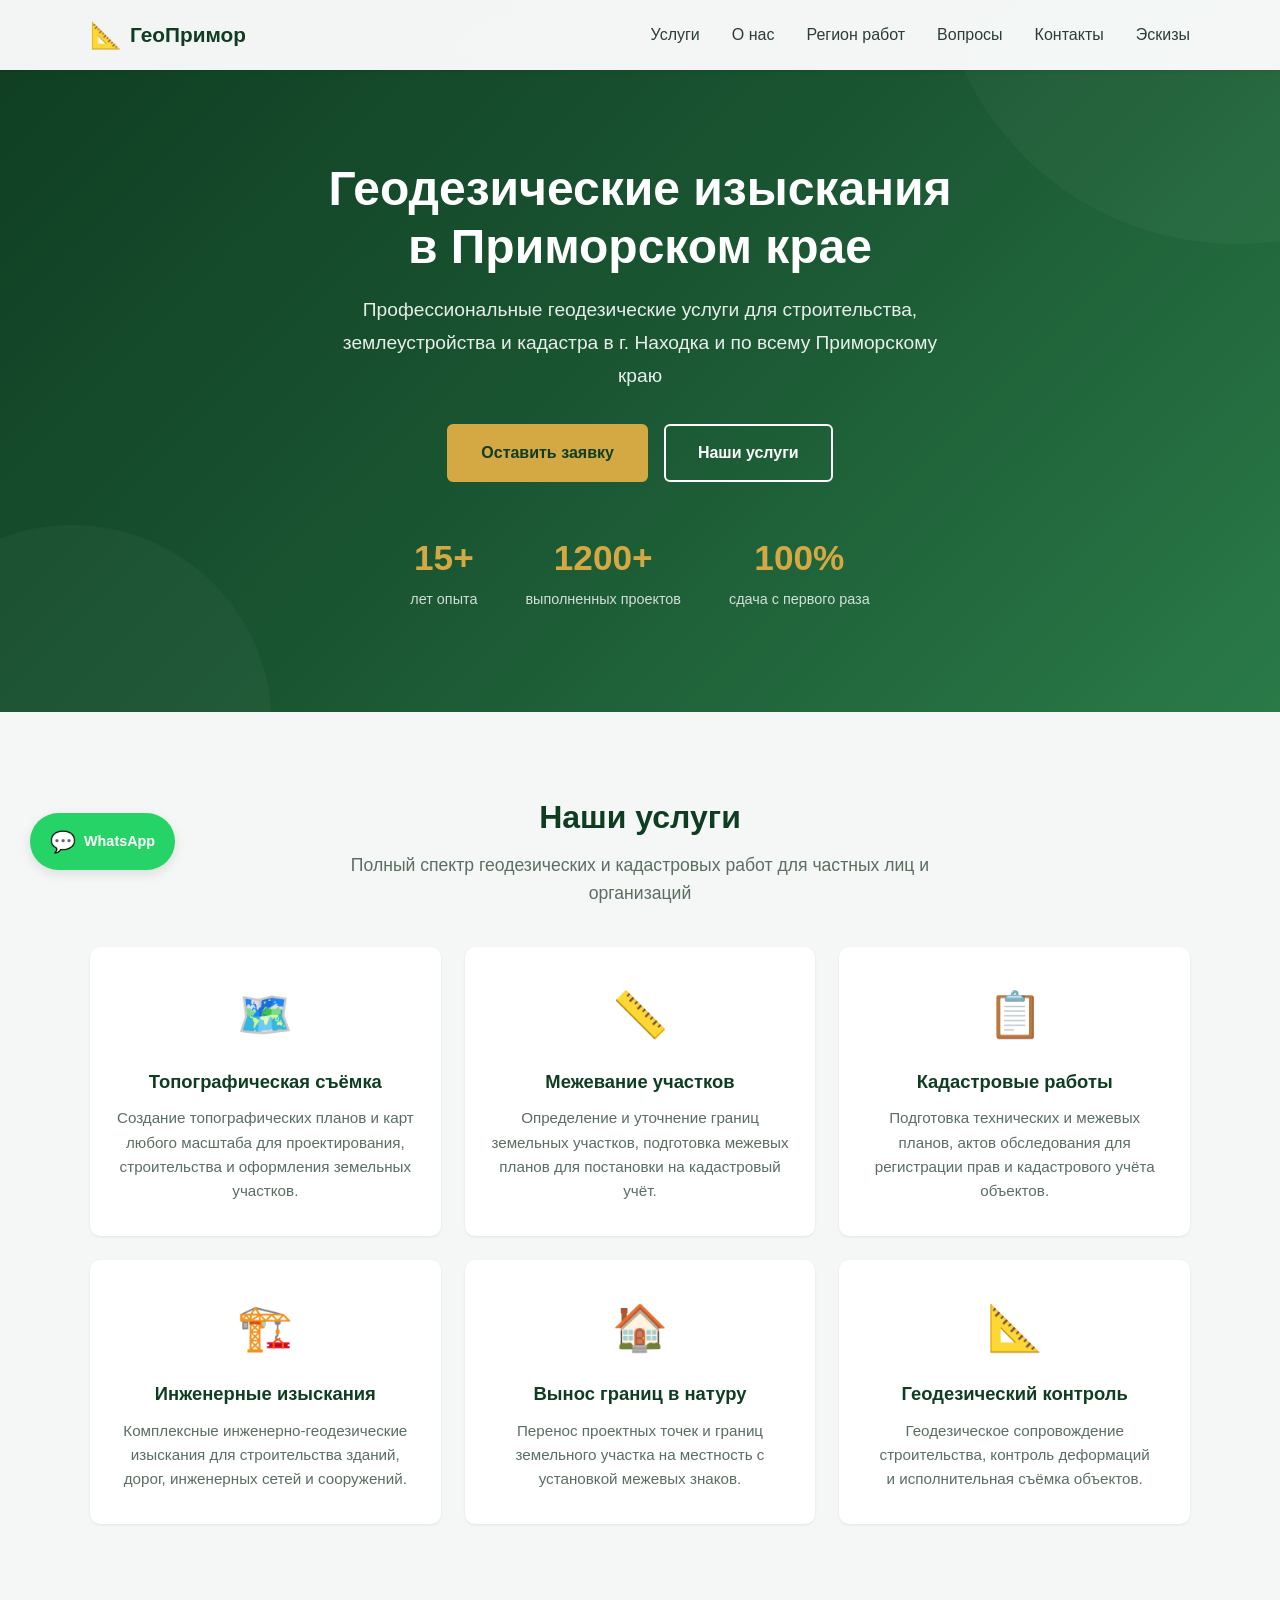
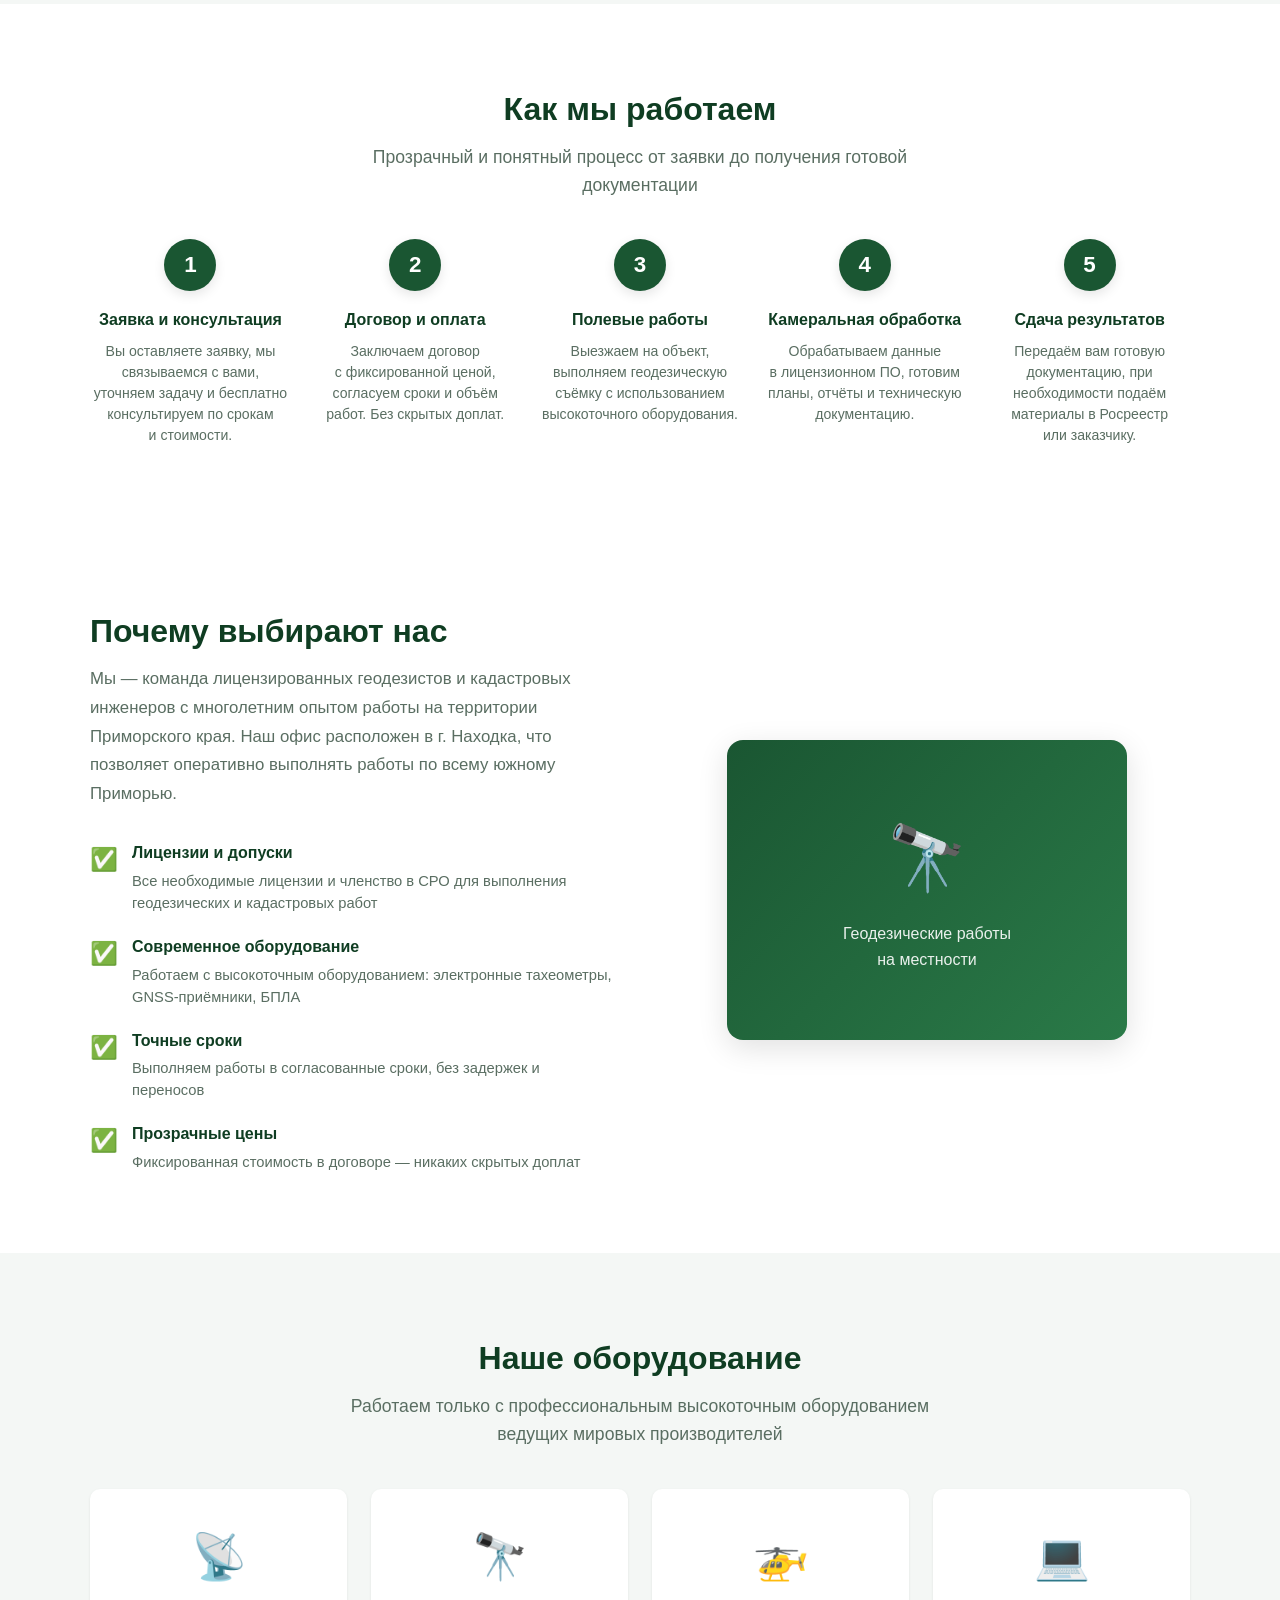
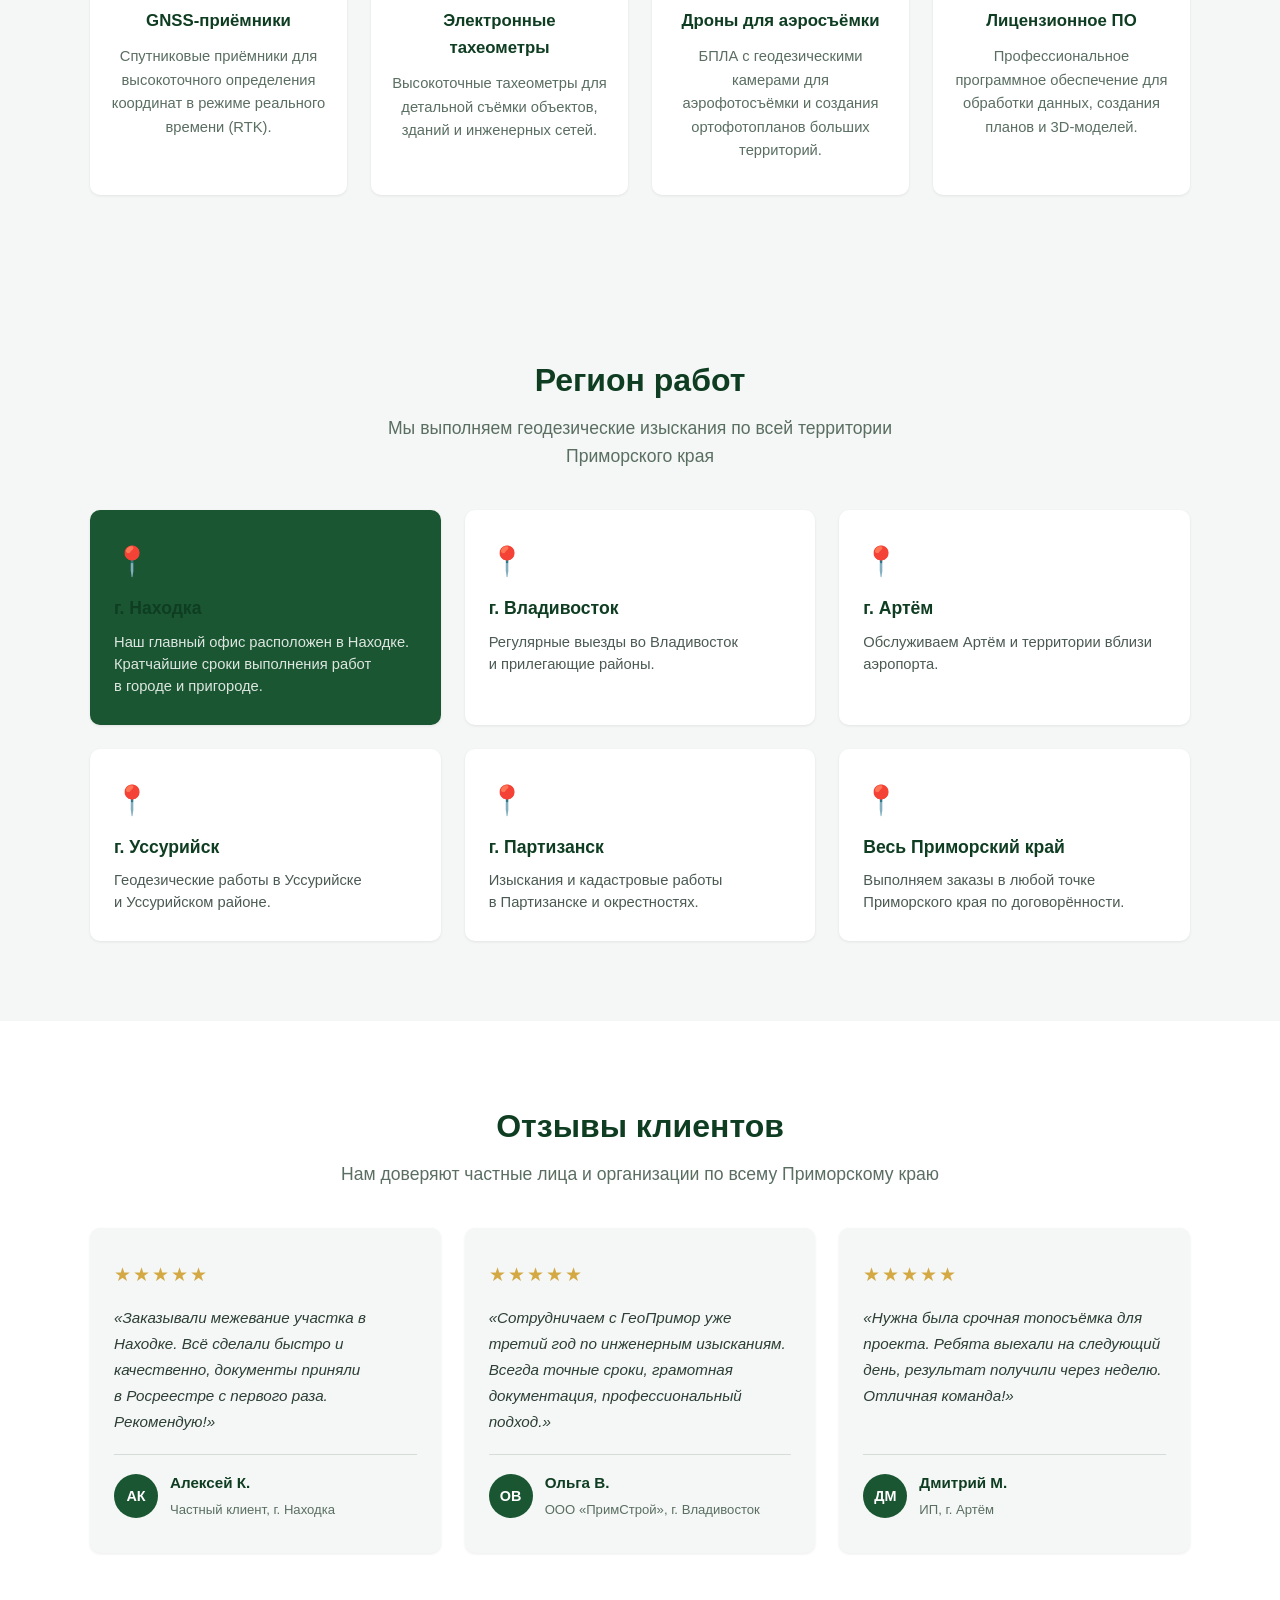
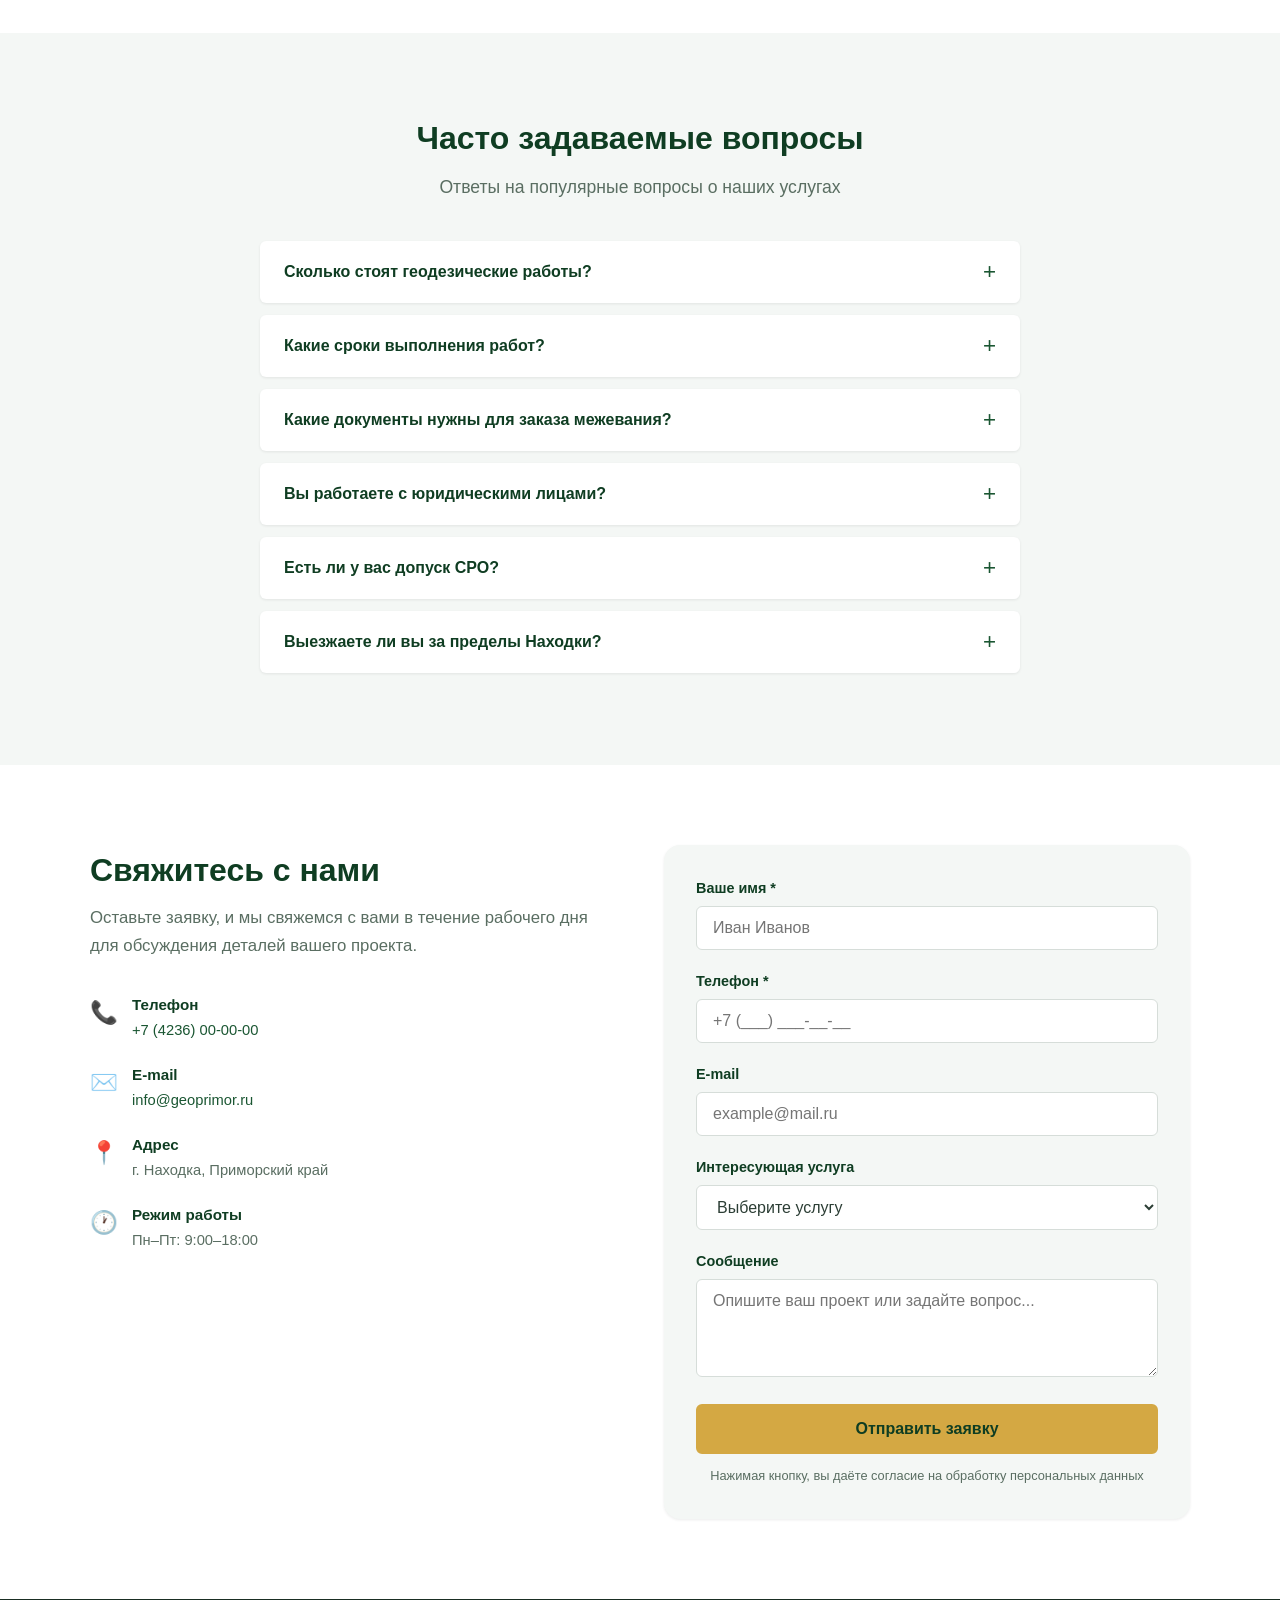
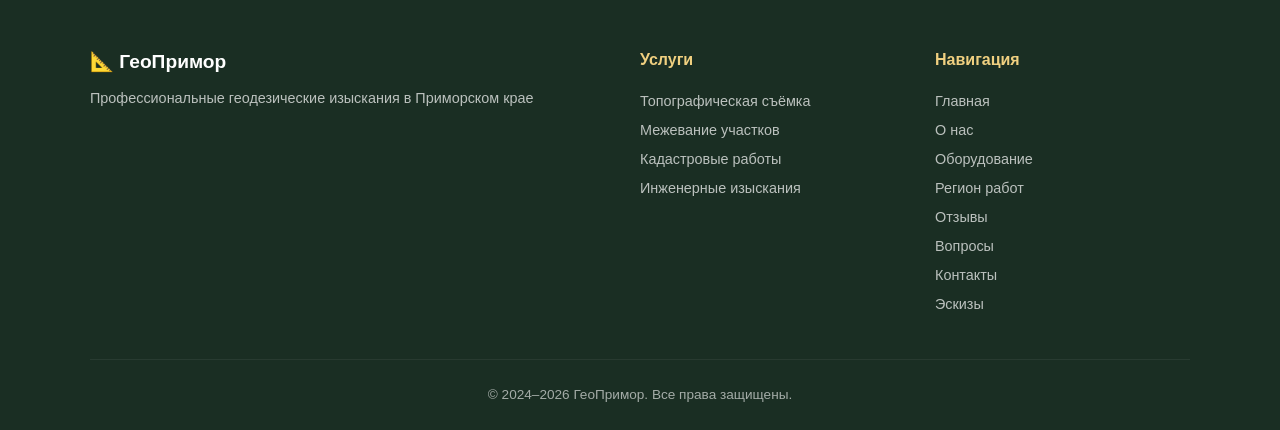
<file: index.html>
<!DOCTYPE html>
<html lang="ru">
<head>
  <meta charset="UTF-8">
  <meta name="viewport" content="width=device-width, initial-scale=1.0">
  <title>ГеоПримор — Геодезические изыскания в Приморском крае и г. Находка</title>
  <meta name="description" content="Профессиональные геодезические изыскания в Приморском крае и г. Находка. Топографическая съёмка, межевание, кадастровые работы, инженерные изыскания.">
  <meta name="keywords" content="геодезия, геодезические изыскания, Приморский край, Находка, топографическая съёмка, межевание, кадастровые работы, инженерные изыскания, землеустройство">
  <meta name="robots" content="index, follow">
  <meta property="og:title" content="ГеоПримор — Геодезические изыскания в Приморском крае">
  <meta property="og:description" content="Профессиональные геодезические услуги: топосъёмка, межевание, кадастровые работы. Работаем по всему Приморскому краю.">
  <meta property="og:type" content="website">
  <meta property="og:locale" content="ru_RU">
  <link rel="icon" href="data:image/svg+xml,<svg xmlns='http://www.w3.org/2000/svg' viewBox='0 0 100 100'><text y='.9em' font-size='90'>📐</text></svg>">
  <link rel="stylesheet" href="css/style.css">
  <script type="application/ld+json">
  {
    "@context": "https://schema.org",
    "@type": "LocalBusiness",
    "name": "ГеоПримор",
    "description": "Профессиональные геодезические изыскания в Приморском крае и г. Находка",
    "url": "https://geoprimor.ru",
    "telephone": "+74236000000",
    "email": "info@geoprimor.ru",
    "address": {
      "@type": "PostalAddress",
      "addressLocality": "Находка",
      "addressRegion": "Приморский край",
      "addressCountry": "RU"
    },
    "openingHours": "Mo-Fr 09:00-18:00",
    "areaServed": "Приморский край",
    "priceRange": "$$"
  }
  </script>
</head>
<body>

  <!-- Навигация -->
  <header class="header" id="header">
    <div class="container header__inner">
      <a href="#hero" class="header__logo">
        <span class="header__logo-icon">📐</span>
        <span class="header__logo-text">ГеоПримор</span>
      </a>
      <nav class="header__nav" id="nav">
        <a href="#services" class="header__link">Услуги</a>
        <a href="#about" class="header__link">О нас</a>
        <a href="#area" class="header__link">Регион работ</a>
        <a href="#faq" class="header__link">Вопросы</a>
        <a href="#contact" class="header__link">Контакты</a>
        <a href="sketches.html" class="header__link">Эскизы</a>
      </nav>
      <button class="header__burger" id="burger" aria-label="Открыть меню">
        <span></span><span></span><span></span>
      </button>
    </div>
  </header>

  <!-- Главный экран -->
  <section class="hero" id="hero">
    <div class="container hero__inner">
      <h1 class="hero__title">Геодезические изыскания<br>в Приморском крае</h1>
      <p class="hero__subtitle">Профессиональные геодезические услуги для строительства, землеустройства и кадастра в&nbsp;г.&nbsp;Находка и&nbsp;по&nbsp;всему Приморскому краю</p>
      <div class="hero__actions">
        <a href="#contact" class="btn btn--primary">Оставить заявку</a>
        <a href="#services" class="btn btn--outline">Наши услуги</a>
      </div>
      <div class="hero__stats">
        <div class="hero__stat">
          <span class="hero__stat-num">15+</span>
          <span class="hero__stat-label">лет опыта</span>
        </div>
        <div class="hero__stat">
          <span class="hero__stat-num">1200+</span>
          <span class="hero__stat-label">выполненных проектов</span>
        </div>
        <div class="hero__stat">
          <span class="hero__stat-num">100%</span>
          <span class="hero__stat-label">сдача с первого раза</span>
        </div>
      </div>
    </div>
  </section>

  <!-- Услуги -->
  <section class="services" id="services">
    <div class="container">
      <h2 class="section-title">Наши услуги</h2>
      <p class="section-subtitle">Полный спектр геодезических и кадастровых работ для частных лиц и организаций</p>
      <div class="services__grid">

        <div class="service-card">
          <div class="service-card__icon">🗺️</div>
          <h3 class="service-card__title">Топографическая съёмка</h3>
          <p class="service-card__text">Создание топографических планов и карт любого масштаба для проектирования, строительства и&nbsp;оформления земельных участков.</p>
        </div>

        <div class="service-card">
          <div class="service-card__icon">📏</div>
          <h3 class="service-card__title">Межевание участков</h3>
          <p class="service-card__text">Определение и уточнение границ земельных участков, подготовка межевых планов для постановки на кадастровый учёт.</p>
        </div>

        <div class="service-card">
          <div class="service-card__icon">📋</div>
          <h3 class="service-card__title">Кадастровые работы</h3>
          <p class="service-card__text">Подготовка технических и межевых планов, актов обследования для регистрации прав и кадастрового учёта объектов.</p>
        </div>

        <div class="service-card">
          <div class="service-card__icon">🏗️</div>
          <h3 class="service-card__title">Инженерные изыскания</h3>
          <p class="service-card__text">Комплексные инженерно-геодезические изыскания для строительства зданий, дорог, инженерных сетей и&nbsp;сооружений.</p>
        </div>

        <div class="service-card">
          <div class="service-card__icon">🏠</div>
          <h3 class="service-card__title">Вынос границ в натуру</h3>
          <p class="service-card__text">Перенос проектных точек и границ земельного участка на местность с установкой межевых знаков.</p>
        </div>

        <div class="service-card">
          <div class="service-card__icon">📐</div>
          <h3 class="service-card__title">Геодезический контроль</h3>
          <p class="service-card__text">Геодезическое сопровождение строительства, контроль деформаций и&nbsp;исполнительная съёмка объектов.</p>
        </div>

      </div>
    </div>
  </section>

  <!-- Этапы работы -->
  <section class="process" id="process">
    <div class="container">
      <h2 class="section-title">Как мы работаем</h2>
      <p class="section-subtitle">Прозрачный и понятный процесс от заявки до получения готовой документации</p>
      <div class="process__grid">
        <div class="process__step">
          <div class="process__step-num">1</div>
          <h3 class="process__step-title">Заявка и консультация</h3>
          <p class="process__step-text">Вы оставляете заявку, мы связываемся с&nbsp;вами, уточняем задачу и&nbsp;бесплатно консультируем по&nbsp;срокам и&nbsp;стоимости.</p>
        </div>
        <div class="process__step">
          <div class="process__step-num">2</div>
          <h3 class="process__step-title">Договор и оплата</h3>
          <p class="process__step-text">Заключаем договор с&nbsp;фиксированной ценой, согласуем сроки и&nbsp;объём работ. Без скрытых доплат.</p>
        </div>
        <div class="process__step">
          <div class="process__step-num">3</div>
          <h3 class="process__step-title">Полевые работы</h3>
          <p class="process__step-text">Выезжаем на объект, выполняем геодезическую съёмку с&nbsp;использованием высокоточного оборудования.</p>
        </div>
        <div class="process__step">
          <div class="process__step-num">4</div>
          <h3 class="process__step-title">Камеральная обработка</h3>
          <p class="process__step-text">Обрабатываем данные в&nbsp;лицензионном ПО, готовим планы, отчёты и&nbsp;техническую документацию.</p>
        </div>
        <div class="process__step">
          <div class="process__step-num">5</div>
          <h3 class="process__step-title">Сдача результатов</h3>
          <p class="process__step-text">Передаём вам готовую документацию, при необходимости подаём материалы в&nbsp;Росреестр или&nbsp;заказчику.</p>
        </div>
      </div>
    </div>
  </section>

  <!-- О компании -->
  <section class="about" id="about">
    <div class="container about__inner">
      <div class="about__content">
        <h2 class="section-title section-title--left">Почему выбирают нас</h2>
        <p class="about__text">Мы — команда лицензированных геодезистов и кадастровых инженеров с многолетним опытом работы на территории Приморского края. Наш офис расположен в г.&nbsp;Находка, что позволяет оперативно выполнять работы по всему южному Приморью.</p>
        <ul class="about__list">
          <li class="about__item">
            <span class="about__item-icon">✅</span>
            <div>
              <strong>Лицензии и допуски</strong>
              <p>Все необходимые лицензии и членство в&nbsp;СРО для выполнения геодезических и кадастровых работ</p>
            </div>
          </li>
          <li class="about__item">
            <span class="about__item-icon">✅</span>
            <div>
              <strong>Современное оборудование</strong>
              <p>Работаем с высокоточным оборудованием: электронные тахеометры, GNSS-приёмники, БПЛА</p>
            </div>
          </li>
          <li class="about__item">
            <span class="about__item-icon">✅</span>
            <div>
              <strong>Точные сроки</strong>
              <p>Выполняем работы в согласованные сроки, без задержек и переносов</p>
            </div>
          </li>
          <li class="about__item">
            <span class="about__item-icon">✅</span>
            <div>
              <strong>Прозрачные цены</strong>
              <p>Фиксированная стоимость в договоре — никаких скрытых доплат</p>
            </div>
          </li>
        </ul>
      </div>
      <div class="about__image">
        <div class="about__image-placeholder">
          <span>🔭</span>
          <p>Геодезические работы<br>на местности</p>
        </div>
      </div>
    </div>
  </section>

  <!-- Оборудование -->
  <section class="equipment" id="equipment">
    <div class="container">
      <h2 class="section-title">Наше оборудование</h2>
      <p class="section-subtitle">Работаем только с профессиональным высокоточным оборудованием ведущих мировых производителей</p>
      <div class="equipment__grid">
        <div class="equipment__card">
          <div class="equipment__card-icon">📡</div>
          <h3 class="equipment__card-title">GNSS-приёмники</h3>
          <p class="equipment__card-text">Спутниковые приёмники для высокоточного определения координат в&nbsp;режиме реального времени (RTK).</p>
        </div>
        <div class="equipment__card">
          <div class="equipment__card-icon">🔭</div>
          <h3 class="equipment__card-title">Электронные тахеометры</h3>
          <p class="equipment__card-text">Высокоточные тахеометры для детальной съёмки объектов, зданий и&nbsp;инженерных сетей.</p>
        </div>
        <div class="equipment__card">
          <div class="equipment__card-icon">🚁</div>
          <h3 class="equipment__card-title">Дроны для аэросъёмки</h3>
          <p class="equipment__card-text">БПЛА с&nbsp;геодезическими камерами для аэрофотосъёмки и&nbsp;создания ортофотопланов больших территорий.</p>
        </div>
        <div class="equipment__card">
          <div class="equipment__card-icon">💻</div>
          <h3 class="equipment__card-title">Лицензионное ПО</h3>
          <p class="equipment__card-text">Профессиональное программное обеспечение для обработки данных, создания планов и&nbsp;3D-моделей.</p>
        </div>
      </div>
    </div>
  </section>

  <!-- Регион работ -->
  <section class="area" id="area">
    <div class="container">
      <h2 class="section-title">Регион работ</h2>
      <p class="section-subtitle">Мы выполняем геодезические изыскания по всей территории Приморского края</p>
      <div class="area__grid">
        <div class="area__card area__card--main">
          <div class="area__card-icon">📍</div>
          <h3>г. Находка</h3>
          <p>Наш главный офис расположен в Находке. Кратчайшие сроки выполнения работ в&nbsp;городе и пригороде.</p>
        </div>
        <div class="area__card">
          <div class="area__card-icon">📍</div>
          <h3>г. Владивосток</h3>
          <p>Регулярные выезды во&nbsp;Владивосток и&nbsp;прилегающие районы.</p>
        </div>
        <div class="area__card">
          <div class="area__card-icon">📍</div>
          <h3>г. Артём</h3>
          <p>Обслуживаем Артём и&nbsp;территории вблизи аэропорта.</p>
        </div>
        <div class="area__card">
          <div class="area__card-icon">📍</div>
          <h3>г. Уссурийск</h3>
          <p>Геодезические работы в&nbsp;Уссурийске и&nbsp;Уссурийском районе.</p>
        </div>
        <div class="area__card">
          <div class="area__card-icon">📍</div>
          <h3>г. Партизанск</h3>
          <p>Изыскания и кадастровые работы в&nbsp;Партизанске и&nbsp;окрестностях.</p>
        </div>
        <div class="area__card">
          <div class="area__card-icon">📍</div>
          <h3>Весь Приморский край</h3>
          <p>Выполняем заказы в&nbsp;любой точке Приморского края по&nbsp;договорённости.</p>
        </div>
      </div>
    </div>
  </section>

  <!-- Отзывы клиентов -->
  <section class="testimonials" id="testimonials">
    <div class="container">
      <h2 class="section-title">Отзывы клиентов</h2>
      <p class="section-subtitle">Нам доверяют частные лица и организации по всему Приморскому краю</p>
      <div class="testimonials__grid">
        <div class="testimonial-card">
          <div class="testimonial-card__stars">★★★★★</div>
          <p class="testimonial-card__text">«Заказывали межевание участка в Находке. Всё сделали быстро и качественно, документы приняли в&nbsp;Росреестре с&nbsp;первого раза. Рекомендую!»</p>
          <div class="testimonial-card__author">
            <div class="testimonial-card__avatar">АК</div>
            <div>
              <strong>Алексей К.</strong>
              <span>Частный клиент, г. Находка</span>
            </div>
          </div>
        </div>
        <div class="testimonial-card">
          <div class="testimonial-card__stars">★★★★★</div>
          <p class="testimonial-card__text">«Сотрудничаем с&nbsp;ГеоПримор уже третий год по&nbsp;инженерным изысканиям. Всегда точные сроки, грамотная документация, профессиональный подход.»</p>
          <div class="testimonial-card__author">
            <div class="testimonial-card__avatar">ОВ</div>
            <div>
              <strong>Ольга В.</strong>
              <span>ООО «ПримСтрой», г. Владивосток</span>
            </div>
          </div>
        </div>
        <div class="testimonial-card">
          <div class="testimonial-card__stars">★★★★★</div>
          <p class="testimonial-card__text">«Нужна была срочная топосъёмка для проекта. Ребята выехали на следующий день, результат получили через неделю. Отличная команда!»</p>
          <div class="testimonial-card__author">
            <div class="testimonial-card__avatar">ДМ</div>
            <div>
              <strong>Дмитрий М.</strong>
              <span>ИП, г. Артём</span>
            </div>
          </div>
        </div>
      </div>
    </div>
  </section>

  <!-- Часто задаваемые вопросы -->
  <section class="faq" id="faq">
    <div class="container">
      <h2 class="section-title">Часто задаваемые вопросы</h2>
      <p class="section-subtitle">Ответы на популярные вопросы о наших услугах</p>
      <div class="faq__list">
        <div class="faq__item">
          <button class="faq__question" aria-expanded="false">
            <span>Сколько стоят геодезические работы?</span>
            <span class="faq__icon">+</span>
          </button>
          <div class="faq__answer">
            <p>Стоимость зависит от типа работ, площади участка и удалённости объекта. Топографическая съёмка — от&nbsp;8 000 ₽, межевание — от&nbsp;10 000 ₽, кадастровые работы — от&nbsp;12 000 ₽. Точную цену рассчитаем после уточнения деталей вашего проекта.</p>
          </div>
        </div>
        <div class="faq__item">
          <button class="faq__question" aria-expanded="false">
            <span>Какие сроки выполнения работ?</span>
            <span class="faq__icon">+</span>
          </button>
          <div class="faq__answer">
            <p>Типичные сроки: топографическая съёмка — 5–10 рабочих дней, межевание — 7–14 дней, кадастровые работы — 10–20 дней. Срочные заказы обсуждаются индивидуально.</p>
          </div>
        </div>
        <div class="faq__item">
          <button class="faq__question" aria-expanded="false">
            <span>Какие документы нужны для заказа межевания?</span>
            <span class="faq__icon">+</span>
          </button>
          <div class="faq__answer">
            <p>Для межевания потребуются: паспорт собственника, правоустанавливающие документы на участок (выписка из ЕГРН, свидетельство о собственности), кадастровый номер. Мы поможем собрать все необходимые документы.</p>
          </div>
        </div>
        <div class="faq__item">
          <button class="faq__question" aria-expanded="false">
            <span>Вы работаете с юридическими лицами?</span>
            <span class="faq__icon">+</span>
          </button>
          <div class="faq__answer">
            <p>Да, мы работаем как с частными лицами, так и с организациями. Заключаем договор, предоставляем все закрывающие документы (акты, счета-фактуры). Имеем опыт работы с государственными заказчиками.</p>
          </div>
        </div>
        <div class="faq__item">
          <button class="faq__question" aria-expanded="false">
            <span>Есть ли у вас допуск СРО?</span>
            <span class="faq__icon">+</span>
          </button>
          <div class="faq__answer">
            <p>Да, мы являемся действующими членами саморегулируемой организации (СРО) и имеем все необходимые лицензии для выполнения геодезических и кадастровых работ на территории РФ.</p>
          </div>
        </div>
        <div class="faq__item">
          <button class="faq__question" aria-expanded="false">
            <span>Выезжаете ли вы за пределы Находки?</span>
            <span class="faq__icon">+</span>
          </button>
          <div class="faq__answer">
            <p>Да, мы выполняем работы по всему Приморскому краю: Владивосток, Артём, Уссурийск, Партизанск и другие населённые пункты. Стоимость выезда зависит от удалённости объекта.</p>
          </div>
        </div>
      </div>
    </div>
  </section>

  <!-- Контакты -->
  <section class="contact" id="contact">
    <div class="container contact__inner">
      <div class="contact__info">
        <h2 class="section-title section-title--left">Свяжитесь с нами</h2>
        <p class="contact__text">Оставьте заявку, и мы свяжемся с вами в течение рабочего дня для обсуждения деталей вашего проекта.</p>
        <div class="contact__details">
          <div class="contact__detail">
            <span class="contact__detail-icon">📞</span>
            <div>
              <strong>Телефон</strong>
              <p><a href="tel:+74236000000">+7 (4236) 00-00-00</a></p>
            </div>
          </div>
          <div class="contact__detail">
            <span class="contact__detail-icon">✉️</span>
            <div>
              <strong>E-mail</strong>
              <p><a href="mailto:info@geoprimor.ru">info@geoprimor.ru</a></p>
            </div>
          </div>
          <div class="contact__detail">
            <span class="contact__detail-icon">📍</span>
            <div>
              <strong>Адрес</strong>
              <p>г. Находка, Приморский край</p>
            </div>
          </div>
          <div class="contact__detail">
            <span class="contact__detail-icon">🕐</span>
            <div>
              <strong>Режим работы</strong>
              <p>Пн–Пт: 9:00–18:00</p>
            </div>
          </div>
        </div>
      </div>
      <form class="contact__form" id="contactForm" novalidate>
        <div class="form-group">
          <label for="name">Ваше имя *</label>
          <input type="text" id="name" name="name" required placeholder="Иван Иванов">
        </div>
        <div class="form-group">
          <label for="phone">Телефон *</label>
          <input type="tel" id="phone" name="phone" required placeholder="+7 (___) ___-__-__">
        </div>
        <div class="form-group">
          <label for="email">E-mail</label>
          <input type="email" id="email" name="email" placeholder="example@mail.ru">
        </div>
        <div class="form-group">
          <label for="service">Интересующая услуга</label>
          <select id="service" name="service">
            <option value="">Выберите услугу</option>
            <option value="topography">Топографическая съёмка</option>
            <option value="boundary">Межевание участков</option>
            <option value="cadastre">Кадастровые работы</option>
            <option value="engineering">Инженерные изыскания</option>
            <option value="stakeout">Вынос границ в натуру</option>
            <option value="monitoring">Геодезический контроль</option>
            <option value="other">Другое</option>
          </select>
        </div>
        <div class="form-group">
          <label for="message">Сообщение</label>
          <textarea id="message" name="message" rows="4" placeholder="Опишите ваш проект или задайте вопрос..."></textarea>
        </div>
        <button type="submit" class="btn btn--primary btn--full">Отправить заявку</button>
        <p class="contact__form-note">Нажимая кнопку, вы даёте согласие на обработку персональных данных</p>
      </form>
    </div>
  </section>

  <!-- Подвал -->
  <footer class="footer">
    <div class="container footer__inner">
      <div class="footer__brand">
        <span class="footer__logo">📐 ГеоПримор</span>
        <p>Профессиональные геодезические изыскания в&nbsp;Приморском крае</p>
      </div>
      <div class="footer__links">
        <h4>Услуги</h4>
        <a href="#services">Топографическая съёмка</a>
        <a href="#services">Межевание участков</a>
        <a href="#services">Кадастровые работы</a>
        <a href="#services">Инженерные изыскания</a>
      </div>
      <div class="footer__links">
        <h4>Навигация</h4>
        <a href="#hero">Главная</a>
        <a href="#about">О нас</a>
        <a href="#equipment">Оборудование</a>
        <a href="#area">Регион работ</a>
        <a href="#testimonials">Отзывы</a>
        <a href="#faq">Вопросы</a>
        <a href="#contact">Контакты</a>
        <a href="sketches.html">Эскизы</a>
      </div>
      <div class="footer__copyright">
        <p>&copy; 2024–2026 ГеоПримор. Все права защищены.</p>
      </div>
    </div>
  </footer>

  <!-- Кнопка «Наверх» -->
  <button class="scroll-top" id="scrollTop" aria-label="Наверх">↑</button>

  <!-- Плавающая кнопка связи -->
  <a href="https://wa.me/74236000000" class="floating-contact" target="_blank" rel="noopener noreferrer" aria-label="Написать в WhatsApp">
    <span class="floating-contact__icon">💬</span>
    <span class="floating-contact__label">WhatsApp</span>
  </a>

  <script src="js/main.js"></script>
</body>
</html>
</file>
<file: css/style.css>
/* ============================================
   ГеоПримор — Styles
   ============================================ */

/* --- Reset & Base --- */
*,
*::before,
*::after {
  margin: 0;
  padding: 0;
  box-sizing: border-box;
}

:root {
  --color-primary: #1a5632;
  --color-primary-dark: #0f3d22;
  --color-primary-light: #2a7a48;
  --color-accent: #d4a843;
  --color-accent-light: #f0d080;
  --color-bg: #ffffff;
  --color-bg-alt: #f4f7f5;
  --color-bg-dark: #1a2e23;
  --color-text: #2c3e35;
  --color-text-light: #5a6e62;
  --color-text-inverse: #ffffff;
  --color-border: #d6ddd9;
  --shadow-sm: 0 1px 3px rgba(0, 0, 0, 0.08);
  --shadow-md: 0 4px 12px rgba(0, 0, 0, 0.1);
  --shadow-lg: 0 8px 30px rgba(0, 0, 0, 0.12);
  --radius-sm: 6px;
  --radius-md: 10px;
  --radius-lg: 16px;
  --font-main: 'Segoe UI', 'Helvetica Neue', Arial, sans-serif;
  --transition: 0.3s ease;
}

html {
  scroll-behavior: smooth;
  font-size: 16px;
}

body {
  font-family: var(--font-main);
  color: var(--color-text);
  background: var(--color-bg);
  line-height: 1.6;
  -webkit-font-smoothing: antialiased;
}

a {
  color: inherit;
  text-decoration: none;
  transition: color var(--transition);
}

img {
  max-width: 100%;
  display: block;
}

.container {
  max-width: 1140px;
  margin: 0 auto;
  padding: 0 20px;
}

/* --- Section Titles --- */
.section-title {
  font-size: 2rem;
  font-weight: 700;
  text-align: center;
  margin-bottom: 0.5rem;
  color: var(--color-primary-dark);
}

.section-title--left {
  text-align: left;
}

.section-subtitle {
  text-align: center;
  color: var(--color-text-light);
  font-size: 1.1rem;
  margin-bottom: 2.5rem;
  max-width: 600px;
  margin-left: auto;
  margin-right: auto;
}

/* --- Buttons --- */
.btn {
  display: inline-block;
  padding: 14px 32px;
  border-radius: var(--radius-sm);
  font-size: 1rem;
  font-weight: 600;
  cursor: pointer;
  transition: all var(--transition);
  border: 2px solid transparent;
  text-align: center;
}

.btn--primary {
  background: var(--color-accent);
  color: var(--color-primary-dark);
  border-color: var(--color-accent);
}

.btn--primary:hover {
  background: var(--color-accent-light);
  border-color: var(--color-accent-light);
  transform: translateY(-2px);
  box-shadow: var(--shadow-md);
}

.btn--outline {
  background: transparent;
  color: var(--color-text-inverse);
  border-color: var(--color-text-inverse);
}

.btn--outline:hover {
  background: var(--color-text-inverse);
  color: var(--color-primary-dark);
  transform: translateY(-2px);
}

.btn--full {
  width: 100%;
}

/* ============================================
   Header
   ============================================ */
.header {
  position: fixed;
  top: 0;
  left: 0;
  right: 0;
  z-index: 1000;
  background: rgba(255, 255, 255, 0.95);
  backdrop-filter: blur(8px);
  box-shadow: var(--shadow-sm);
  transition: background var(--transition);
}

.header__inner {
  display: flex;
  align-items: center;
  justify-content: space-between;
  height: 70px;
}

.header__logo {
  display: flex;
  align-items: center;
  gap: 8px;
  font-size: 1.3rem;
  font-weight: 700;
  color: var(--color-primary-dark);
}

.header__logo-icon {
  font-size: 1.6rem;
}

.header__nav {
  display: flex;
  gap: 32px;
}

.header__link {
  font-weight: 500;
  color: var(--color-text);
  position: relative;
  padding: 4px 0;
}

.header__link::after {
  content: '';
  position: absolute;
  bottom: 0;
  left: 0;
  width: 0;
  height: 2px;
  background: var(--color-primary);
  transition: width var(--transition);
}

.header__link:hover {
  color: var(--color-primary);
}

.header__link:hover::after {
  width: 100%;
}

/* Burger */
.header__burger {
  display: none;
  flex-direction: column;
  gap: 5px;
  background: none;
  border: none;
  cursor: pointer;
  padding: 4px;
}

.header__burger span {
  display: block;
  width: 26px;
  height: 3px;
  background: var(--color-primary-dark);
  border-radius: 2px;
  transition: all var(--transition);
}

.header__burger.active span:nth-child(1) {
  transform: rotate(45deg) translate(5px, 6px);
}

.header__burger.active span:nth-child(2) {
  opacity: 0;
}

.header__burger.active span:nth-child(3) {
  transform: rotate(-45deg) translate(5px, -6px);
}

/* ============================================
   Hero
   ============================================ */
.hero {
  background: linear-gradient(135deg, var(--color-primary-dark) 0%, var(--color-primary) 50%, var(--color-primary-light) 100%);
  color: var(--color-text-inverse);
  padding: 160px 0 100px;
  position: relative;
  overflow: hidden;
}

.hero::before {
  content: '';
  position: absolute;
  top: -50%;
  right: -20%;
  width: 600px;
  height: 600px;
  border-radius: 50%;
  background: rgba(255, 255, 255, 0.03);
}

.hero::after {
  content: '';
  position: absolute;
  bottom: -30%;
  left: -10%;
  width: 400px;
  height: 400px;
  border-radius: 50%;
  background: rgba(255, 255, 255, 0.03);
}

.hero__inner {
  position: relative;
  z-index: 1;
  text-align: center;
}

.hero__title {
  font-size: 3rem;
  font-weight: 800;
  line-height: 1.2;
  margin-bottom: 1.2rem;
}

.hero__subtitle {
  font-size: 1.2rem;
  max-width: 620px;
  margin: 0 auto 2rem;
  opacity: 0.9;
  line-height: 1.7;
}

.hero__actions {
  display: flex;
  gap: 16px;
  justify-content: center;
  flex-wrap: wrap;
  margin-bottom: 3rem;
}

.hero__stats {
  display: flex;
  justify-content: center;
  gap: 48px;
  flex-wrap: wrap;
}

.hero__stat {
  text-align: center;
}

.hero__stat-num {
  display: block;
  font-size: 2.2rem;
  font-weight: 800;
  color: var(--color-accent);
}

.hero__stat-label {
  font-size: 0.9rem;
  opacity: 0.8;
}

/* ============================================
   Services
   ============================================ */
.services {
  padding: 80px 0;
  background: var(--color-bg-alt);
}

.services__grid {
  display: grid;
  grid-template-columns: repeat(3, 1fr);
  gap: 24px;
}

.service-card {
  background: var(--color-bg);
  border-radius: var(--radius-md);
  padding: 32px 24px;
  box-shadow: var(--shadow-sm);
  transition: all var(--transition);
  text-align: center;
}

.service-card:hover {
  transform: translateY(-6px);
  box-shadow: var(--shadow-lg);
}

.service-card__icon {
  font-size: 2.8rem;
  margin-bottom: 16px;
}

.service-card__title {
  font-size: 1.15rem;
  font-weight: 700;
  margin-bottom: 10px;
  color: var(--color-primary-dark);
}

.service-card__text {
  font-size: 0.95rem;
  color: var(--color-text-light);
  line-height: 1.6;
}

/* ============================================
   About
   ============================================ */
.about {
  padding: 80px 0;
}

.about__inner {
  display: grid;
  grid-template-columns: 1fr 1fr;
  gap: 48px;
  align-items: center;
}

.about__text {
  color: var(--color-text-light);
  margin-bottom: 2rem;
  font-size: 1.05rem;
  line-height: 1.7;
}

.about__list {
  list-style: none;
  display: flex;
  flex-direction: column;
  gap: 20px;
}

.about__item {
  display: flex;
  gap: 14px;
  align-items: flex-start;
}

.about__item-icon {
  font-size: 1.4rem;
  flex-shrink: 0;
  margin-top: 2px;
}

.about__item strong {
  display: block;
  font-size: 1rem;
  margin-bottom: 4px;
  color: var(--color-primary-dark);
}

.about__item p {
  font-size: 0.92rem;
  color: var(--color-text-light);
  line-height: 1.5;
}

.about__image {
  display: flex;
  justify-content: center;
}

.about__image-placeholder {
  width: 100%;
  max-width: 400px;
  aspect-ratio: 4 / 3;
  background: linear-gradient(135deg, var(--color-primary) 0%, var(--color-primary-light) 100%);
  border-radius: var(--radius-lg);
  display: flex;
  flex-direction: column;
  align-items: center;
  justify-content: center;
  color: var(--color-text-inverse);
  box-shadow: var(--shadow-lg);
}

.about__image-placeholder span {
  font-size: 4rem;
  margin-bottom: 12px;
}

.about__image-placeholder p {
  font-size: 1rem;
  text-align: center;
  opacity: 0.9;
}

/* ============================================
   Area
   ============================================ */
.area {
  padding: 80px 0;
  background: var(--color-bg-alt);
}

.area__grid {
  display: grid;
  grid-template-columns: repeat(3, 1fr);
  gap: 24px;
}

.area__card {
  background: var(--color-bg);
  border-radius: var(--radius-md);
  padding: 28px 24px;
  box-shadow: var(--shadow-sm);
  transition: all var(--transition);
}

.area__card:hover {
  transform: translateY(-4px);
  box-shadow: var(--shadow-md);
}

.area__card--main {
  background: var(--color-primary);
  color: var(--color-text-inverse);
  grid-column: span 1;
}

.area__card--main h3 {
  color: var(--color-accent-light);
}

.area__card-icon {
  font-size: 1.8rem;
  margin-bottom: 10px;
}

.area__card h3 {
  font-size: 1.1rem;
  margin-bottom: 8px;
  color: var(--color-primary-dark);
}

.area__card p {
  font-size: 0.92rem;
  line-height: 1.5;
  opacity: 0.85;
}

/* ============================================
   Contact
   ============================================ */
.contact {
  padding: 80px 0;
}

.contact__inner {
  display: grid;
  grid-template-columns: 1fr 1fr;
  gap: 48px;
  align-items: start;
}

.contact__text {
  color: var(--color-text-light);
  margin-bottom: 2rem;
  font-size: 1.05rem;
  line-height: 1.7;
}

.contact__details {
  display: flex;
  flex-direction: column;
  gap: 20px;
}

.contact__detail {
  display: flex;
  gap: 14px;
  align-items: flex-start;
}

.contact__detail-icon {
  font-size: 1.4rem;
  flex-shrink: 0;
  margin-top: 2px;
}

.contact__detail strong {
  display: block;
  font-size: 0.95rem;
  margin-bottom: 2px;
  color: var(--color-primary-dark);
}

.contact__detail p {
  font-size: 0.92rem;
  color: var(--color-text-light);
}

.contact__detail a {
  color: var(--color-primary);
}

.contact__detail a:hover {
  text-decoration: underline;
}

/* Form */
.contact__form {
  background: var(--color-bg-alt);
  padding: 32px;
  border-radius: var(--radius-lg);
  box-shadow: var(--shadow-sm);
}

.form-group {
  margin-bottom: 20px;
}

.form-group label {
  display: block;
  font-size: 0.9rem;
  font-weight: 600;
  margin-bottom: 6px;
  color: var(--color-primary-dark);
}

.form-group input,
.form-group select,
.form-group textarea {
  width: 100%;
  padding: 12px 16px;
  border: 1px solid var(--color-border);
  border-radius: var(--radius-sm);
  font-size: 1rem;
  font-family: var(--font-main);
  color: var(--color-text);
  background: var(--color-bg);
  transition: border-color var(--transition), box-shadow var(--transition);
}

.form-group input:focus,
.form-group select:focus,
.form-group textarea:focus {
  outline: none;
  border-color: var(--color-primary);
  box-shadow: 0 0 0 3px rgba(26, 86, 50, 0.1);
}

.form-group input.error,
.form-group select.error,
.form-group textarea.error {
  border-color: #c0392b;
}

.contact__form-note {
  margin-top: 12px;
  font-size: 0.8rem;
  color: var(--color-text-light);
  text-align: center;
}

/* ============================================
   Footer
   ============================================ */
.footer {
  background: var(--color-bg-dark);
  color: var(--color-text-inverse);
  padding: 48px 0 24px;
}

.footer__inner {
  display: grid;
  grid-template-columns: 2fr 1fr 1fr;
  gap: 40px;
}

.footer__logo {
  font-size: 1.2rem;
  font-weight: 700;
  margin-bottom: 10px;
  display: block;
}

.footer__brand p {
  font-size: 0.9rem;
  opacity: 0.7;
  line-height: 1.5;
}

.footer__links h4 {
  font-size: 1rem;
  margin-bottom: 14px;
  color: var(--color-accent-light);
}

.footer__links a {
  display: block;
  font-size: 0.9rem;
  opacity: 0.7;
  padding: 3px 0;
  transition: opacity var(--transition);
}

.footer__links a:hover {
  opacity: 1;
}

.footer__copyright {
  grid-column: 1 / -1;
  text-align: center;
  padding-top: 24px;
  border-top: 1px solid rgba(255, 255, 255, 0.1);
  font-size: 0.85rem;
  opacity: 0.6;
}

/* ============================================
   Process (Этапы работы)
   ============================================ */
.process {
  padding: 80px 0;
}

.process__grid {
  display: flex;
  justify-content: center;
  gap: 24px;
  flex-wrap: wrap;
  position: relative;
}

.process__step {
  flex: 1;
  min-width: 180px;
  max-width: 220px;
  text-align: center;
  position: relative;
}

.process__step-num {
  width: 52px;
  height: 52px;
  border-radius: 50%;
  background: var(--color-primary);
  color: var(--color-text-inverse);
  font-size: 1.4rem;
  font-weight: 800;
  display: flex;
  align-items: center;
  justify-content: center;
  margin: 0 auto 16px;
  box-shadow: var(--shadow-md);
}

.process__step-title {
  font-size: 1rem;
  font-weight: 700;
  margin-bottom: 8px;
  color: var(--color-primary-dark);
}

.process__step-text {
  font-size: 0.88rem;
  color: var(--color-text-light);
  line-height: 1.5;
}

/* ============================================
   Equipment (Оборудование)
   ============================================ */
.equipment {
  padding: 80px 0;
  background: var(--color-bg-alt);
}

.equipment__grid {
  display: grid;
  grid-template-columns: repeat(4, 1fr);
  gap: 24px;
}

.equipment__card {
  background: var(--color-bg);
  border-radius: var(--radius-md);
  padding: 32px 20px;
  box-shadow: var(--shadow-sm);
  text-align: center;
  transition: all var(--transition);
}

.equipment__card:hover {
  transform: translateY(-6px);
  box-shadow: var(--shadow-lg);
}

.equipment__card-icon {
  font-size: 2.8rem;
  margin-bottom: 16px;
}

.equipment__card-title {
  font-size: 1.05rem;
  font-weight: 700;
  margin-bottom: 10px;
  color: var(--color-primary-dark);
}

.equipment__card-text {
  font-size: 0.92rem;
  color: var(--color-text-light);
  line-height: 1.6;
}

/* ============================================
   Testimonials (Отзывы)
   ============================================ */
.testimonials {
  padding: 80px 0;
}

.testimonials__grid {
  display: grid;
  grid-template-columns: repeat(3, 1fr);
  gap: 24px;
}

.testimonial-card {
  background: var(--color-bg-alt);
  border-radius: var(--radius-md);
  padding: 32px 24px;
  box-shadow: var(--shadow-sm);
  transition: all var(--transition);
  display: flex;
  flex-direction: column;
}

.testimonial-card:hover {
  transform: translateY(-4px);
  box-shadow: var(--shadow-md);
}

.testimonial-card__stars {
  color: var(--color-accent);
  font-size: 1.2rem;
  margin-bottom: 14px;
  letter-spacing: 2px;
}

.testimonial-card__text {
  font-size: 0.95rem;
  color: var(--color-text);
  line-height: 1.7;
  flex-grow: 1;
  margin-bottom: 20px;
  font-style: italic;
}

.testimonial-card__author {
  display: flex;
  align-items: center;
  gap: 12px;
  border-top: 1px solid var(--color-border);
  padding-top: 16px;
}

.testimonial-card__avatar {
  width: 44px;
  height: 44px;
  border-radius: 50%;
  background: var(--color-primary);
  color: var(--color-text-inverse);
  display: flex;
  align-items: center;
  justify-content: center;
  font-weight: 700;
  font-size: 0.9rem;
  flex-shrink: 0;
}

.testimonial-card__author strong {
  display: block;
  font-size: 0.95rem;
  color: var(--color-primary-dark);
}

.testimonial-card__author span {
  font-size: 0.82rem;
  color: var(--color-text-light);
}

/* ============================================
   FAQ (Вопросы)
   ============================================ */
.faq {
  padding: 80px 0;
  background: var(--color-bg-alt);
}

.faq__list {
  max-width: 760px;
  margin: 0 auto;
}

.faq__item {
  background: var(--color-bg);
  border-radius: var(--radius-sm);
  margin-bottom: 12px;
  box-shadow: var(--shadow-sm);
  overflow: hidden;
}

.faq__question {
  width: 100%;
  display: flex;
  justify-content: space-between;
  align-items: center;
  padding: 18px 24px;
  background: none;
  border: none;
  font-size: 1rem;
  font-weight: 600;
  font-family: var(--font-main);
  color: var(--color-primary-dark);
  cursor: pointer;
  text-align: left;
  gap: 16px;
  transition: background var(--transition);
}

.faq__question:hover {
  background: rgba(26, 86, 50, 0.04);
}

.faq__icon {
  font-size: 1.4rem;
  font-weight: 400;
  flex-shrink: 0;
  transition: transform var(--transition);
  color: var(--color-primary);
}

.faq__item.active .faq__icon {
  transform: rotate(45deg);
}

.faq__answer {
  max-height: 0;
  overflow: hidden;
  transition: max-height 0.35s ease, padding 0.35s ease;
}

.faq__answer p {
  padding: 0 24px 18px;
  font-size: 0.95rem;
  line-height: 1.7;
  color: var(--color-text-light);
}

.faq__item.active .faq__answer {
  max-height: 500px;
}

/* ============================================
   Scroll to Top
   ============================================ */
.scroll-top {
  position: fixed;
  bottom: 30px;
  right: 30px;
  width: 48px;
  height: 48px;
  border-radius: 50%;
  background: var(--color-primary);
  color: var(--color-text-inverse);
  border: none;
  font-size: 1.4rem;
  cursor: pointer;
  box-shadow: var(--shadow-md);
  opacity: 0;
  visibility: hidden;
  transition: all var(--transition);
  z-index: 900;
}

.scroll-top.visible {
  opacity: 1;
  visibility: visible;
}

.scroll-top:hover {
  background: var(--color-primary-dark);
  transform: translateY(-3px);
  box-shadow: var(--shadow-lg);
}

/* ============================================
   Floating Contact Button
   ============================================ */
.floating-contact {
  position: fixed;
  bottom: 30px;
  left: 30px;
  display: flex;
  align-items: center;
  gap: 8px;
  background: #25D366;
  color: #fff;
  padding: 12px 20px;
  border-radius: 50px;
  font-size: 0.9rem;
  font-weight: 600;
  box-shadow: var(--shadow-md);
  transition: all var(--transition);
  z-index: 900;
}

.floating-contact:hover {
  background: #1da851;
  transform: translateY(-3px);
  box-shadow: var(--shadow-lg);
  color: #fff;
}

.floating-contact__icon {
  font-size: 1.3rem;
}

/* ============================================
   Responsive
   ============================================ */
@media (max-width: 992px) {
  .services__grid,
  .area__grid,
  .testimonials__grid {
    grid-template-columns: repeat(2, 1fr);
  }

  .equipment__grid {
    grid-template-columns: repeat(2, 1fr);
  }

  .about__inner,
  .contact__inner {
    grid-template-columns: 1fr;
  }

  .about__image {
    order: -1;
  }

  .footer__inner {
    grid-template-columns: 1fr 1fr;
  }

  .process__step {
    min-width: 150px;
    max-width: 200px;
  }
}

@media (max-width: 768px) {
  .header__nav {
    position: fixed;
    top: 70px;
    left: 0;
    right: 0;
    background: rgba(255, 255, 255, 0.98);
    flex-direction: column;
    align-items: center;
    gap: 0;
    padding: 0;
    max-height: 0;
    overflow: hidden;
    transition: max-height var(--transition), padding var(--transition);
    box-shadow: var(--shadow-md);
  }

  .header__nav.open {
    max-height: 300px;
    padding: 16px 0;
  }

  .header__nav .header__link {
    padding: 12px 20px;
    width: 100%;
    text-align: center;
  }

  .header__burger {
    display: flex;
  }

  .hero {
    padding: 130px 0 70px;
  }

  .hero__title {
    font-size: 2rem;
  }

  .hero__subtitle {
    font-size: 1rem;
  }

  .hero__stats {
    gap: 24px;
  }

  .hero__stat-num {
    font-size: 1.6rem;
  }

  .section-title {
    font-size: 1.6rem;
  }

  .services__grid,
  .area__grid {
    grid-template-columns: 1fr;
  }

  .equipment__grid,
  .testimonials__grid {
    grid-template-columns: 1fr;
  }

  .process__grid {
    flex-direction: column;
    align-items: center;
  }

  .process__step {
    max-width: 340px;
    min-width: auto;
    width: 100%;
  }

  .footer__inner {
    grid-template-columns: 1fr;
    text-align: center;
  }

  .contact__form {
    padding: 24px 20px;
  }
}

@media (max-width: 480px) {
  .hero__title {
    font-size: 1.6rem;
  }

  .hero__actions {
    flex-direction: column;
    align-items: center;
  }

  .btn {
    padding: 12px 24px;
    font-size: 0.95rem;
  }

  .floating-contact {
    bottom: 20px;
    left: 20px;
    padding: 10px 16px;
    font-size: 0.85rem;
  }

  .scroll-top {
    bottom: 20px;
    right: 20px;
    width: 42px;
    height: 42px;
    font-size: 1.2rem;
  }
}
</file>
